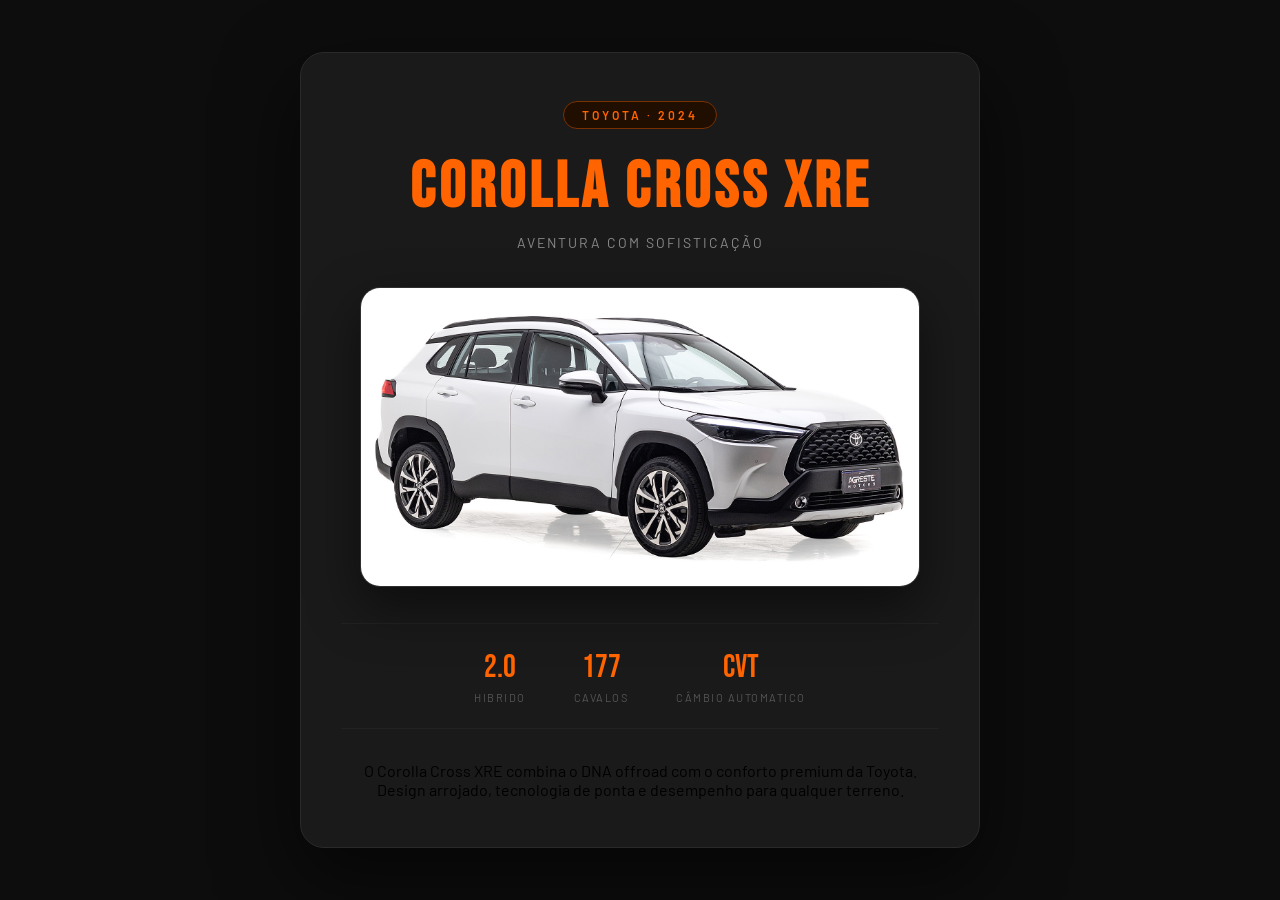
<file: index.html>
<!DOCTYPE html>
<html lang="pt-BR">
<head>
  <meta charset="UTF-8" />
  <meta name="viewport" content="width=device-width, initial-scale=1.0"/>
  <title>Toyota Corolla Cross XRE</title>
  <link rel="stylesheet" href="style.css" />
  <link href="https://fonts.googleapis.com/css2?family=Bebas+Neue&family=Barlow:wght@300;400;600&display=swap" rel="stylesheet"/>
</head>
<body>

  <div class="card">

    <div class="badge">Toyota · 2024</div>

    <h1 class="titulo">Corolla Cross XRE</h1>
    <p class="subtitulo">Aventura com sofisticação</p>

    <div class="img-wrapper">
      <img src="corolla.jpg" alt="Toyota Corolla Cross XRE 2024" class="imagem-carro"/>
    </div>

    <div class="specs">
      <div class="spec-item">
        <span class="spec-valor">2.0</span>
        <span class="spec-label">Hibrido</span>
      </div>
      <div class="spec-item">
        <span class="spec-valor">177</span>
        <span class="spec-label">Cavalos</span>
      </div>
      <div class="spec-item">
        <span class="spec-valor">CVT</span>
        <span class="spec-label">Câmbio automatico</span>
      </div>
    </div>

    <p class="descrição">
      O Corolla Cross XRE combina o DNA offroad com o conforto premium da Toyota.
      Design arrojado, tecnologia de ponta e desempenho para qualquer terreno.
    </p>

  </div>

</body>
</html>
</file>
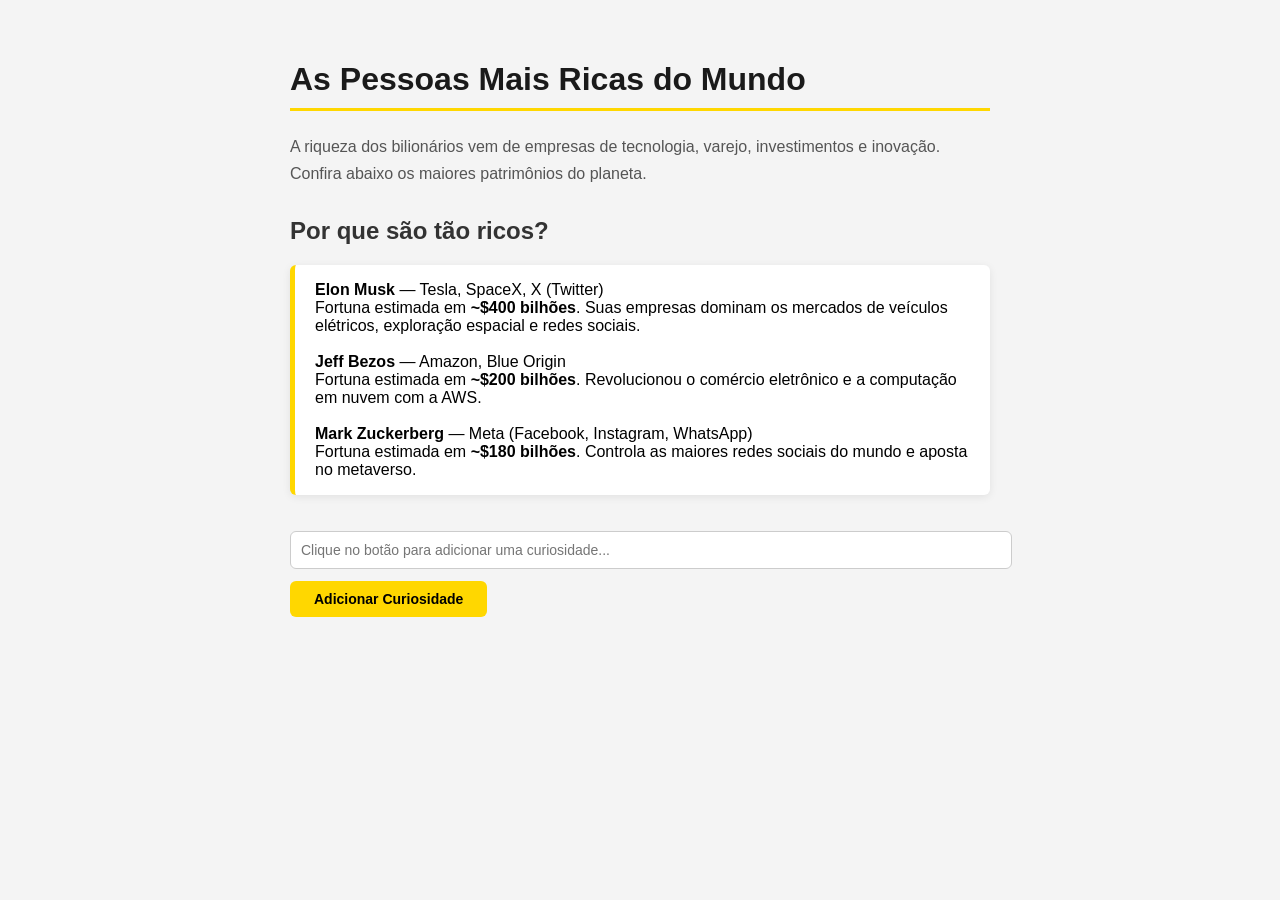
<file: questao 3/dom.html>
<!DOCTYPE html>
<html lang="pt-BR">
<head>
  <meta charset="UTF-8" />
  <title>Pessoas Mais Ricas do Mundo</title>
  <style>
    body {
      font-family: Arial, sans-serif;
      background-color: #f4f4f4;
      padding: 40px;
      max-width: 700px;
      margin: 0 auto;
    }

    h1 {
      color: #1a1a1a;
      border-bottom: 3px solid gold;
      padding-bottom: 10px;
    }

    h2 {
      color: #333;
      margin-top: 30px;
    }

    p {
      color: #555;
      line-height: 1.7;
    }

    div {
      background-color: #fff;
      border-left: 5px solid gold;
      padding: 16px 20px;
      margin: 20px 0;
      border-radius: 6px;
      box-shadow: 0 2px 8px rgba(0,0,0,0.08);
    }

    input {
      padding: 10px;
      width: 100%;
      margin-top: 16px;
      border: 1px solid #ccc;
      border-radius: 6px;
      font-size: 14px;
    }

    button {
      margin-top: 12px;
      padding: 10px 24px;
      background-color: gold;
      border: none;
      border-radius: 6px;
      font-weight: bold;
      cursor: pointer;
      font-size: 14px;
    }

    button:hover {
      background-color: #e5c100;
    }
  </style>
</head>
<body>

  <h1>As Pessoas Mais Ricas do Mundo</h1>

  <p id="paragrafo">
    A riqueza dos bilionários vem de empresas de tecnologia, varejo,
    investimentos e inovação. Confira abaixo os maiores patrimônios do planeta.
  </p>

  <h2>Por que são tão ricos?</h2>

  <div>
    <strong>Elon Musk</strong> — Tesla, SpaceX, X (Twitter)<br/>
    Fortuna estimada em <strong>~$400 bilhões</strong>. Suas empresas dominam
    os mercados de veículos elétricos, exploração espacial e redes sociais.
    <br/><br/>
    <strong>Jeff Bezos</strong> — Amazon, Blue Origin<br/>
    Fortuna estimada em <strong>~$200 bilhões</strong>. Revolucionou o comércio
    eletrônico e a computação em nuvem com a AWS.
    <br/><br/>
    <strong>Mark Zuckerberg</strong> — Meta (Facebook, Instagram, WhatsApp)<br/>
    Fortuna estimada em <strong>~$180 bilhões</strong>. Controla as maiores
    redes sociais do mundo e aposta no metaverso.
  </div>

  <input type="text" id="campoCuriosidade" placeholder="Clique no botão para adicionar uma curiosidade..." readonly />

  <button onclick="alterarConteudo()"> Adicionar Curiosidade</button>

  <script>
    function alterarConteudo() {

      let curiosidade = prompt("Digite uma curiosidade sobre os bilionários:");

      if (curiosidade !== null && curiosidade.trim() !== "") {

        document.getElementById("campoCurirosidade").value = curiosidade;

        document.getElementById("paragrafo").innerHTML =
          "💡 Curiosidade adicionada: <strong>" + curiosidade + "</strong>";

        alert("Curiosidade adicionada com sucesso!");

      } else {
        alert("Nenhuma curiosidade foi digitada.");
      }
    }
  </script>

</body>
</html>
</file>
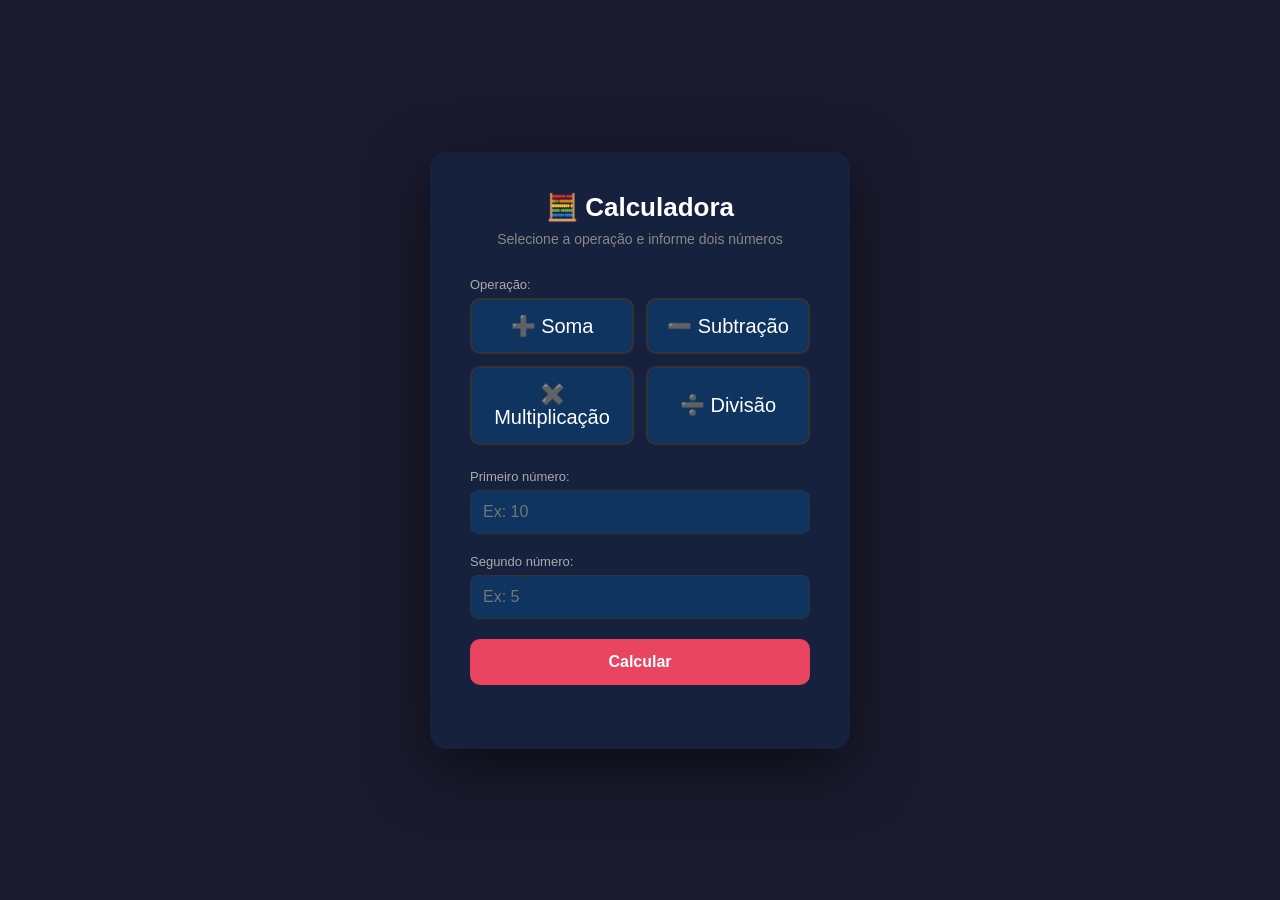
<file: questao 4/calculadora.html>
<!DOCTYPE html>
<html lang="pt-BR">
<head>
  <meta charset="UTF-8" />
  <title>Calculadora</title>
  <style>

    * {
      margin: 0;
      padding: 0;
      box-sizing: border-box;
    }

    body {
      font-family: Arial, sans-serif;
      background-color: #1a1a2e;
      min-height: 100vh;
      display: flex;
      align-items: center;
      justify-content: center;
    }

    .card {
      background-color: #16213e;
      border-radius: 16px;
      padding: 40px;
      width: 100%;
      max-width: 420px;
      box-shadow: 0 20px 60px rgba(0,0,0,0.5);
      text-align: center;
    }

    h1 {
      color: #ffffff;
      font-size: 26px;
      margin-bottom: 8px;
    }

    p {
      color: #888;
      font-size: 14px;
      margin-bottom: 30px;
    }

    label {
      display: block;
      text-align: left;
      color: #aaa;
      font-size: 13px;
      margin-bottom: 6px;
    }

    input[type="number"] {
      width: 100%;
      padding: 12px;
      border-radius: 8px;
      border: 1px solid #333;
      background-color: #0f3460;
      color: #fff;
      font-size: 16px;
      margin-bottom: 20px;
      outline: none;
    }

    input[type="number"]:focus {
      border-color: #e94560;
    }

    .operacoes {
      display: grid;
      grid-template-columns: 1fr 1fr;
      gap: 12px;
      margin-bottom: 24px;
    }

    .btn-op {
      padding: 14px;
      border: 2px solid #333;
      border-radius: 10px;
      background-color: #0f3460;
      color: #fff;
      font-size: 20px;
      cursor: pointer;
      transition: all 0.2s;
    }

    .btn-op:hover {
      border-color: #e94560;
      background-color: #e94560;
    }

    .btn-op.selecionado {
      border-color: #e94560;
      background-color: #e94560;
    }

    .btn-calcular {
      width: 100%;
      padding: 14px;
      background-color: #e94560;
      color: #fff;
      font-size: 16px;
      font-weight: bold;
      border: none;
      border-radius: 10px;
      cursor: pointer;
      transition: background-color 0.2s;
      margin-bottom: 24px;
    }

    .btn-calcular:hover {
      background-color: #c73652;
    }

    .resultado {
      background-color: #0f3460;
      border-radius: 10px;
      padding: 20px;
      display: none;
    }

    .resultado p {
      color: #aaa;
      font-size: 13px;
      margin-bottom: 6px;
    }

    .resultado span {
      color: #e94560;
      font-size: 36px;
      font-weight: bold;
    }

  </style>
</head>
<body>

  <div class="card">

    <h1>🧮 Calculadora</h1>
    <p>Selecione a operação e informe dois números</p>

    <label>Operação:</label>
    <div class="operacoes">
      <button class="btn-op" onclick="selecionarOp(this, '+')" >➕ Soma</button>
      <button class="btn-op" onclick="selecionarOp(this, '-')" >➖ Subtração</button>
      <button class="btn-op" onclick="selecionarOp(this, '*')" >✖️ Multiplicação</button>
      <button class="btn-op" onclick="selecionarOp(this, '/')" >➗ Divisão</button>
    </div>

    <label>Primeiro número:</label>
    <input type="number" id="num1" placeholder="Ex: 10" />

    <label>Segundo número:</label>
    <input type="number" id="num2" placeholder="Ex: 5" />

    <button class="btn-calcular" onclick="calcular()">Calcular</button>

    <div class="resultado" id="resultado">
      <p>Resultado da operação:</p>
      <span id="valorResultado"></span>
    </div>

  </div>

  <script>

    let operacaoSelecionada = null;

    function selecionarOp(botao, op) {
      document.querySelectorAll(".btn-op").forEach(btn => btn.classList.remove("selecionado"));

      botao.classList.add("selecionado");
      operacaoSelecionada = op;
    }

    function calcular() {
      let num1 = parseFloat(document.getElementById("num1").value);
      let num2 = parseFloat(document.getElementById("num2").value);

      if (operacaoSelecionada === null) {
        alert("⚠️ Selecione uma operação!");
        return;
      }

      if (isNaN(num1) || isNaN(num2)) {
        alert("⚠️ Preencha os dois números!");
        return;
      }

      if (operacaoSelecionada === "/" && num2 === 0) {
        alert("⚠️ Não é possível dividir por zero!");
        return;
      }

      let resultado;

      if (operacaoSelecionada === "+") resultado = num1 + num2;
      if (operacaoSelecionada === "-") resultado = num1 - num2;
      if (operacaoSelecionada === "*") resultado = num1 * num2;
      if (operacaoSelecionada === "/") resultado = num1 / num2;

      document.getElementById("valorResultado").textContent = resultado;
      document.getElementById("resultado").style.display = "block";

      let nomeOp = { "+": "Soma", "-": "Subtração", "*": "Multiplicação", "/": "Divisão" };
      alert("✅ " + nomeOp[operacaoSelecionada] + " de " + num1 + " e " + num2 + " = " + resultado);
    }

  </script>

</body>
</html>
</file>
<file: style.css>
* {
  margin: 0;
  padding: 0;
  box-sizing: border-box;
}

body {
  background-color: #0d0d0d;
  min-height: 100vh;
  display: flex;
  align-items: center;
  justify-content: center;
  font-family: 'Barlow', sans-serif;
  padding: 40px 20px;
}

.card {
  background-color: #1a1a1a;
  border: 1px solid #2a2a2a;
  border-radius: 24px;
  padding: 48px 40px;
  max-width: 680px;
  width: 100%;
  text-align: center;
  box-shadow: 0 30px 80px rgba(0, 0, 0, 0.6);
}

.badge {
  display: inline-block;
  background-color: #200e00;
  color: #ff6400;
  font-size: 12px;
  font-weight: 600;
  letter-spacing: 3px;
  text-transform: uppercase;
  padding: 6px 18px;
  border-radius: 50px;
  border: 1px solid #7a3000;
  margin-bottom: 20px;
}

.titulo {
  font-family: 'Bebas Neue', sans-serif; 
  font-size: 64px;                       
  color: #ff6400;                        
  letter-spacing: 4px;
  margin-bottom: 8px;
}

.subtitulo {
  font-family: 'Barlow', sans-serif;
  font-size: 14px;
  color: #888888;                        
  letter-spacing: 2px;
  text-transform: uppercase;
  margin-bottom: 36px;
}

.img-wrapper {
  display: flex;
  justify-content: center;              
  margin-bottom: 36px;
}

.imagem-carro {
  width: 100%;
  max-width: 560px;
  height: 300px;
  object-fit: cover;
  border-radius: 20px;                  
  border: 1px solid #2f2f2f;
  box-shadow: 0 20px 50px rgba(0, 0, 0, 0.5);
  display: block;
  margin: 0 auto;
  transition: transform 0.3s ease;
}

.imagem-carro:hover {
  transform: scale(1.02);              
}

.specs {
  display: flex;
  justify-content: center;
  gap: 48px;
  padding: 24px 0;
  border-top: 1px solid #222;
  border-bottom: 1px solid #222;
  margin-bottom: 32px;
}

.spec-item {
  display: flex;
  flex-direction: column;
  align-items: center;
  gap: 4px;
}

.spec-valor {
  font-family: 'Bebas Neue', sans-serif;
  font-size: 32px;
  color: #ff6400;
}

.spec-label {
  font-size: 11px;
  color: #555555;
  text-transform: uppercase;
  letter-spacing: 1.5px;
}

.descricao {
  font-size: 15px;
  font-weight: 300;
  color: #888888;
  line-height: 1.7;
  max-width: 480px;
  margin: 0 auto;
}
</file>
